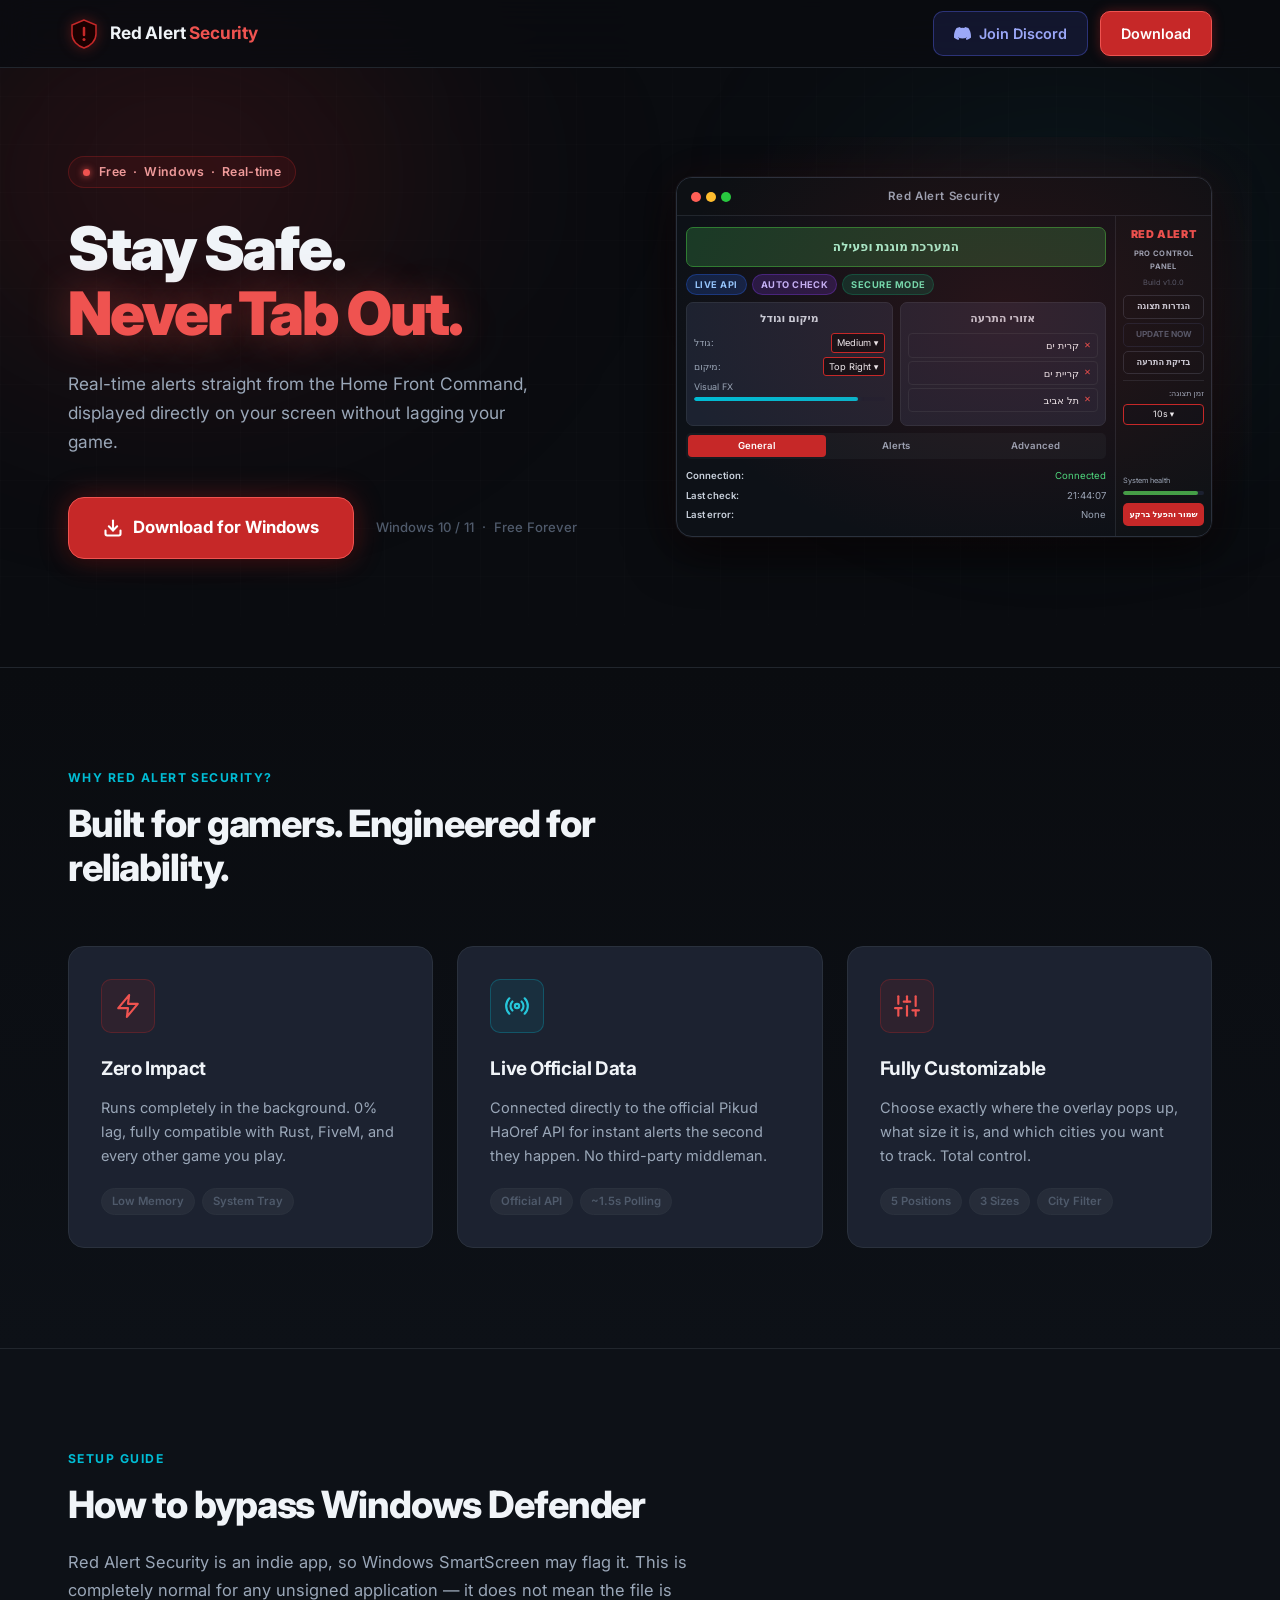
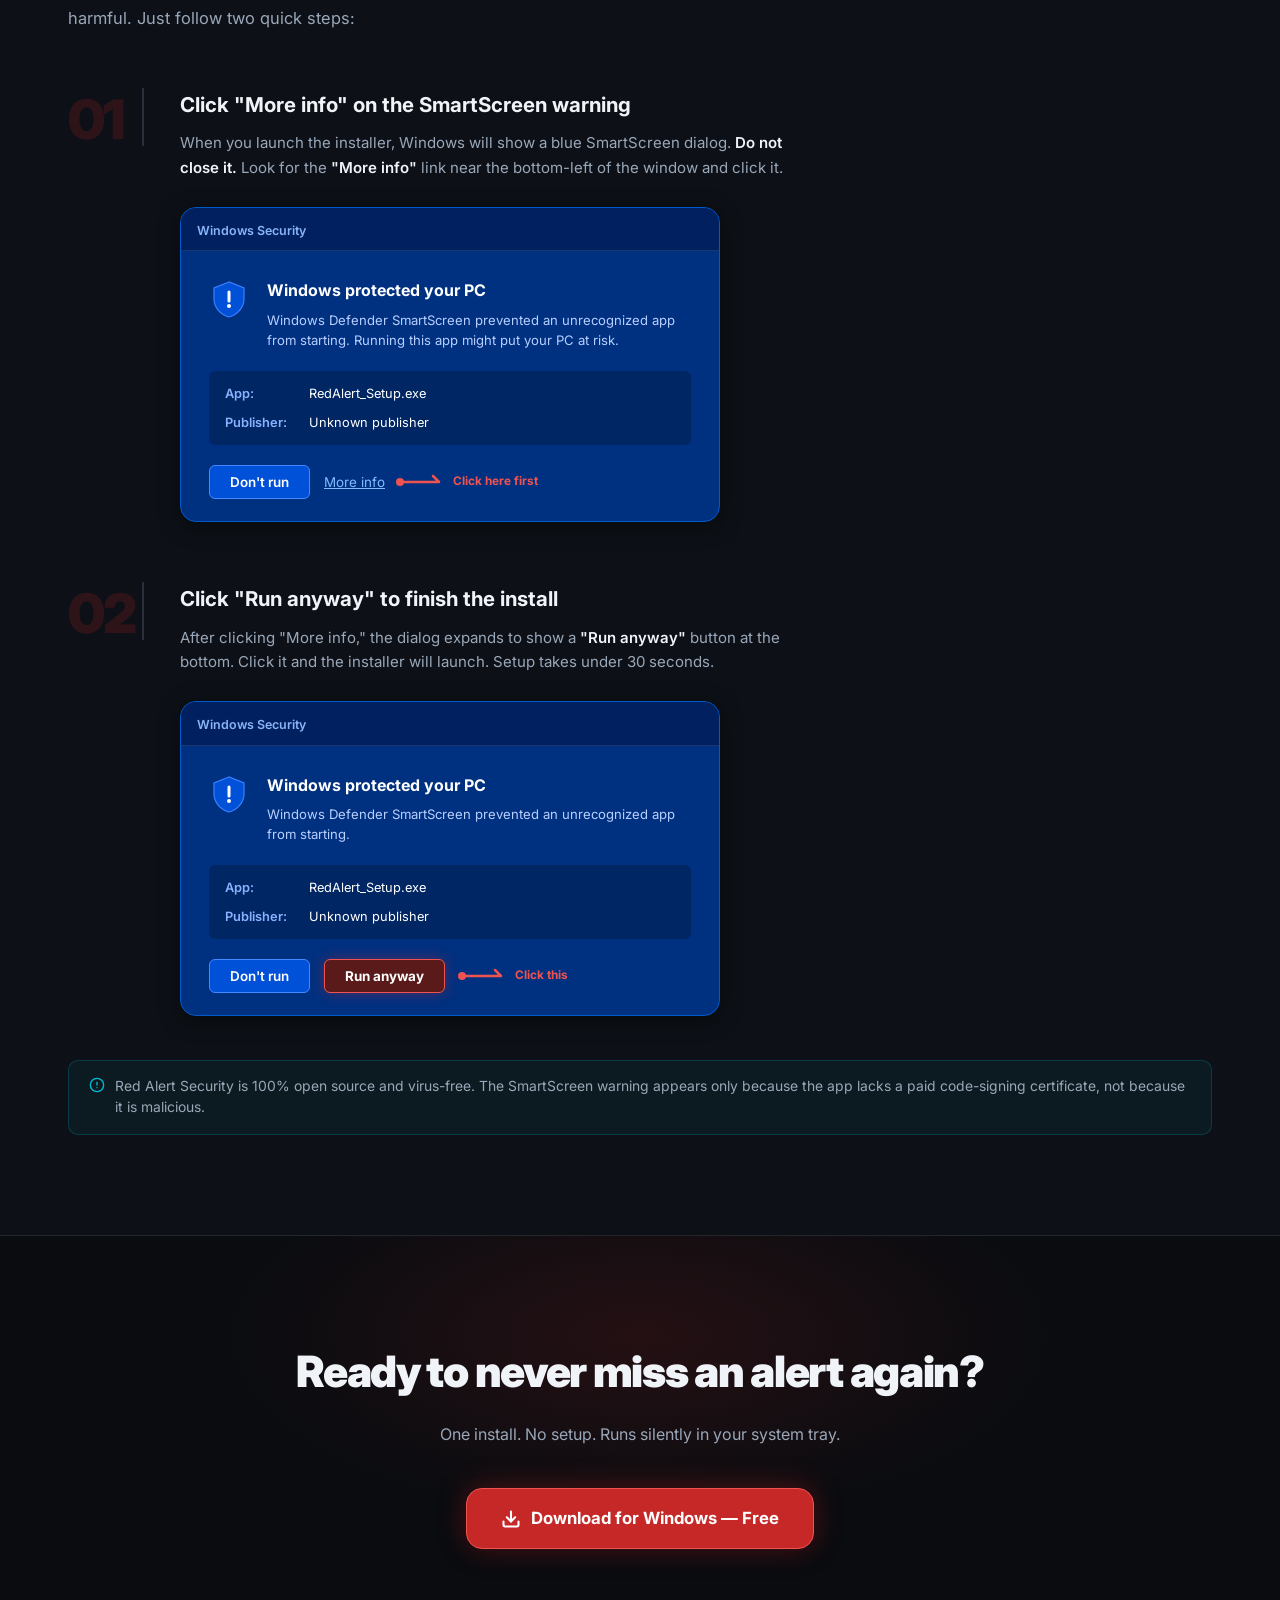
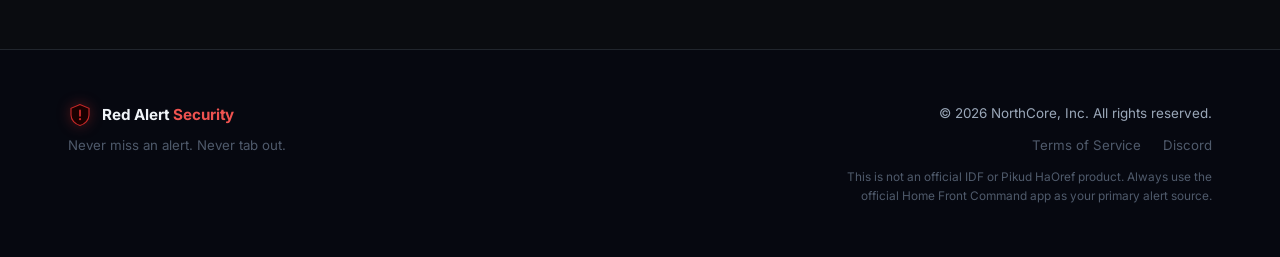
<file: index.html>
<!DOCTYPE html>
<html lang="en">
<head>
  <meta charset="UTF-8" />
  <meta name="viewport" content="width=device-width, initial-scale=1.0" />
  <meta name="description" content="Red Alert Security — Real-time rocket alert overlay for PC gamers. Never miss a siren while wearing headphones." />
  <meta name="theme-color" content="#0a0c10" />
  <title>Red Alert Security — Never Tab Out</title>
  <link rel="stylesheet" href="style.css" />
  <link rel="preconnect" href="https://fonts.googleapis.com" />
  <link rel="preconnect" href="https://fonts.gstatic.com" crossorigin />
  <link href="https://fonts.googleapis.com/css2?family=Inter:wght@400;500;600;700;800;900&display=swap" rel="stylesheet" />
</head>
<body>

  <!-- ═══════════════════════════════════════════ HEADER -->
  <header class="site-header" id="site-header">
    <div class="container header-inner">
      <a href="index.html" class="logo-link">
        <div class="logo-icon">
          <svg width="32" height="32" viewBox="0 0 32 32" fill="none" xmlns="http://www.w3.org/2000/svg" aria-hidden="true">
            <path d="M16 2L4 7V16C4 22.627 9.373 28 16 30C22.627 28 28 22.627 28 16V7L16 2Z" fill="#1a0000" stroke="#c62828" stroke-width="1.5"/>
            <path d="M16 10V17" stroke="#c62828" stroke-width="2.5" stroke-linecap="round"/>
            <circle cx="16" cy="21.5" r="1.5" fill="#c62828"/>
          </svg>
        </div>
        <span class="logo-text">Red Alert <span class="logo-accent">Security</span></span>
      </a>
      <nav class="header-actions" aria-label="Primary navigation">
        <a href="https://discord.gg/" class="btn btn-discord" target="_blank" rel="noopener noreferrer">
          <svg width="17" height="17" viewBox="0 0 24 24" fill="currentColor" aria-hidden="true">
            <path d="M20.317 4.37a19.791 19.791 0 0 0-4.885-1.515.074.074 0 0 0-.079.037c-.21.375-.444.864-.608 1.25a18.27 18.27 0 0 0-5.487 0 12.64 12.64 0 0 0-.617-1.25.077.077 0 0 0-.079-.037A19.736 19.736 0 0 0 3.677 4.37a.07.07 0 0 0-.032.027C.533 9.046-.32 13.58.099 18.057c.001.022.01.043.028.056a19.9 19.9 0 0 0 5.993 3.03.078.078 0 0 0 .084-.028c.462-.63.874-1.295 1.226-1.994a.076.076 0 0 0-.041-.106 13.201 13.201 0 0 1-1.872-.892.077.077 0 0 1-.008-.128 10.2 10.2 0 0 0 .372-.292.074.074 0 0 1 .077-.01c3.928 1.793 8.18 1.793 12.062 0a.074.074 0 0 1 .078.01c.12.098.246.198.373.292a.077.077 0 0 1-.006.127 12.299 12.299 0 0 1-1.873.892.077.077 0 0 0-.041.107c.36.698.772 1.362 1.225 1.993a.076.076 0 0 0 .084.028 19.839 19.839 0 0 0 6.002-3.03.077.077 0 0 0 .032-.054c.5-5.177-.838-9.674-3.549-13.66a.061.061 0 0 0-.031-.03z"/>
          </svg>
          Join Discord
        </a>
        <a href="https://keen-alpaca-1c07ce.netlify.app/RedAlert_Setup.exe" download class="btn btn-download-header">Download</a>
      </nav>
    </div>
  </header>

  <main>

    <!-- ═══════════════════════════════════════════ HERO -->
    <section class="hero">
      <div class="hero-glow hero-glow-red" aria-hidden="true"></div>
      <div class="hero-glow hero-glow-cyan" aria-hidden="true"></div>
      <div class="hero-grid" aria-hidden="true"></div>

      <div class="container hero-inner">

        <!-- Left: Copy -->
        <div class="hero-copy">
          <div class="hero-badge">
            <span class="badge-pulse" aria-hidden="true"></span>
            Free &nbsp;·&nbsp; Windows &nbsp;·&nbsp; Real-time
          </div>

          <h1 class="hero-title">
            Stay Safe.<br>
            <span class="hero-title-red">Never Tab Out.</span>
          </h1>

          <p class="hero-subtitle">
            Real-time alerts straight from the Home Front Command, displayed directly on your screen without lagging your game.
          </p>

          <div class="hero-cta-row">
            <a href="https://keen-alpaca-1c07ce.netlify.app/RedAlert_Setup.exe" download class="btn btn-hero-download">
              <svg width="20" height="20" viewBox="0 0 24 24" fill="none" stroke="currentColor" stroke-width="2.5" stroke-linecap="round" stroke-linejoin="round" aria-hidden="true">
                <path d="M21 15v4a2 2 0 0 1-2 2H5a2 2 0 0 1-2-2v-4"/>
                <polyline points="7 10 12 15 17 10"/>
                <line x1="12" y1="15" x2="12" y2="3"/>
              </svg>
              Download for Windows
            </a>
            <span class="hero-note">Windows 10 / 11 &nbsp;·&nbsp; Free Forever</span>
          </div>
        </div>

        <!-- Right: App Mockup -->
        <div class="hero-mockup-wrap" aria-label="App preview" role="img">
          <div class="mockup-halo" aria-hidden="true"></div>
          <div class="app-mockup">

            <!-- Title bar -->
            <div class="mockup-titlebar">
              <div class="tb-dots" aria-hidden="true">
                <span class="tb-dot td-red"></span>
                <span class="tb-dot td-yellow"></span>
                <span class="tb-dot td-green"></span>
              </div>
              <span class="tb-title">Red Alert Security</span>
              <span class="tb-spacer"></span>
            </div>

            <!-- Window body: content + sidebar -->
            <div class="mockup-window">

              <!-- Content area (left) -->
              <div class="mockup-content">
                <!-- Green status banner -->
                <div class="m-banner">המערכת מוגנת ופעילה</div>

                <!-- Status chips -->
                <div class="m-chips">
                  <span class="m-chip mc-blue">LIVE API</span>
                  <span class="m-chip mc-purple">AUTO CHECK</span>
                  <span class="m-chip mc-green">SECURE MODE</span>
                </div>

                <!-- Two setting boxes -->
                <div class="m-boxes">
                  <div class="m-box">
                    <div class="m-box-title">מיקום וגודל</div>
                    <div class="m-field"><span class="m-label">גודל:</span><span class="m-select">Medium ▾</span></div>
                    <div class="m-field"><span class="m-label">מיקום:</span><span class="m-select">Top Right ▾</span></div>
                    <div class="m-bar-label">Visual FX</div>
                    <div class="m-bar"><div class="m-bar-fill cyan" style="width:86%"></div></div>
                  </div>
                  <div class="m-box">
                    <div class="m-box-title">אזורי התרעה</div>
                    <div class="m-city"><span class="m-city-x">✕</span>קרית ים</div>
                    <div class="m-city"><span class="m-city-x">✕</span>קריית ים</div>
                    <div class="m-city"><span class="m-city-x">✕</span>תל אביב</div>
                  </div>
                </div>

                <!-- Tab bar -->
                <div class="m-tabs">
                  <span class="m-tab active">General</span>
                  <span class="m-tab">Alerts</span>
                  <span class="m-tab">Advanced</span>
                </div>
                <div class="m-tab-body">
                  <div class="m-stat"><span class="m-stat-key">Connection:</span><span class="m-stat-val green">Connected</span></div>
                  <div class="m-stat"><span class="m-stat-key">Last check:</span><span class="m-stat-val">21:44:07</span></div>
                  <div class="m-stat"><span class="m-stat-key">Last error:</span><span class="m-stat-val">None</span></div>
                </div>
              </div>

              <!-- Sidebar (right) -->
              <div class="mockup-sidebar">
                <div class="ms-title">RED ALERT</div>
                <div class="ms-sub">PRO CONTROL PANEL</div>
                <div class="ms-ver">Build v1.0.0</div>
                <div class="ms-btn">הגדרות תצוגה</div>
                <div class="ms-btn ms-btn-dim">UPDATE NOW</div>
                <div class="ms-btn">בדיקת התרעה</div>
                <hr class="ms-hr" />
                <div class="ms-label">זמן תצוגה:</div>
                <div class="ms-dropdown">10s ▾</div>
                <div class="ms-spacer"></div>
                <div class="ms-health-label">System health</div>
                <div class="ms-bar"><div class="ms-bar-fill" style="width:92%"></div></div>
                <div class="ms-save">שמור והפעל ברקע</div>
              </div>

            </div><!-- /mockup-window -->
          </div><!-- /app-mockup -->
        </div><!-- /hero-mockup-wrap -->

      </div><!-- /hero-inner -->
    </section>

    <!-- ═══════════════════════════════════════════ FEATURES -->
    <section class="features" id="features">
      <div class="container">
        <p class="section-eyebrow">Why Red Alert Security?</p>
        <h2 class="section-heading">Built for gamers. Engineered for reliability.</h2>

        <div class="features-grid">

          <!-- Card 1 -->
          <div class="feature-card">
            <div class="feature-icon fi-red">
              <svg width="26" height="26" viewBox="0 0 24 24" fill="none" stroke="currentColor" stroke-width="2" stroke-linecap="round" stroke-linejoin="round" aria-hidden="true">
                <polygon points="13 2 3 14 12 14 11 22 21 10 12 10 13 2"/>
              </svg>
            </div>
            <h3 class="feature-title">Zero Impact</h3>
            <p class="feature-desc">Runs completely in the background. 0% lag, fully compatible with Rust, FiveM, and every other game you play.</p>
            <div class="feature-tags">
              <span class="f-tag">Low Memory</span>
              <span class="f-tag">System Tray</span>
            </div>
          </div>

          <!-- Card 2 -->
          <div class="feature-card">
            <div class="feature-icon fi-cyan">
              <svg width="26" height="26" viewBox="0 0 24 24" fill="none" stroke="currentColor" stroke-width="2" stroke-linecap="round" stroke-linejoin="round" aria-hidden="true">
                <path d="M16.24 7.76a6 6 0 0 1 0 8.49m-8.48-.01a6 6 0 0 1 0-8.49m11.31-2.82a10 10 0 0 1 0 14.14m-14.14 0a10 10 0 0 1 0-14.14"/>
                <circle cx="12" cy="12" r="2"/>
              </svg>
            </div>
            <h3 class="feature-title">Live Official Data</h3>
            <p class="feature-desc">Connected directly to the official Pikud HaOref API for instant alerts the second they happen. No third-party middleman.</p>
            <div class="feature-tags">
              <span class="f-tag">Official API</span>
              <span class="f-tag">~1.5s Polling</span>
            </div>
          </div>

          <!-- Card 3 -->
          <div class="feature-card">
            <div class="feature-icon fi-red">
              <svg width="26" height="26" viewBox="0 0 24 24" fill="none" stroke="currentColor" stroke-width="2" stroke-linecap="round" stroke-linejoin="round" aria-hidden="true">
                <line x1="4" y1="21" x2="4" y2="14"/><line x1="4" y1="10" x2="4" y2="3"/>
                <line x1="12" y1="21" x2="12" y2="12"/><line x1="12" y1="8" x2="12" y2="3"/>
                <line x1="20" y1="21" x2="20" y2="16"/><line x1="20" y1="12" x2="20" y2="3"/>
                <line x1="1" y1="14" x2="7" y2="14"/><line x1="9" y1="8" x2="15" y2="8"/>
                <line x1="17" y1="16" x2="23" y2="16"/>
              </svg>
            </div>
            <h3 class="feature-title">Fully Customizable</h3>
            <p class="feature-desc">Choose exactly where the overlay pops up, what size it is, and which cities you want to track. Total control.</p>
            <div class="feature-tags">
              <span class="f-tag">5 Positions</span>
              <span class="f-tag">3 Sizes</span>
              <span class="f-tag">City Filter</span>
            </div>
          </div>

        </div>
      </div>
    </section>

    <!-- ═══════════════════════════════════════════ HOW TO INSTALL -->
    <section class="install-section" id="install">
      <div class="container">
        <p class="section-eyebrow">Setup Guide</p>
        <h2 class="section-heading">How to bypass Windows Defender</h2>
        <p class="section-subheading">
          Red Alert Security is an indie app, so Windows SmartScreen may flag it. This is completely normal for any unsigned application — it does not mean the file is harmful. Just follow two quick steps:
        </p>

        <div class="install-steps">

          <!-- Step 1 -->
          <div class="install-step">
            <div class="step-num" aria-hidden="true">01</div>
            <div class="step-body">
              <h3 class="step-title">Click "More info" on the SmartScreen warning</h3>
              <p class="step-desc">
                When you launch the installer, Windows will show a blue SmartScreen dialog. <strong>Do not close it.</strong>
                Look for the <strong>"More info"</strong> link near the bottom-left of the window and click it.
              </p>

              <!-- Windows SmartScreen mockup — Step 1 -->
              <div class="ss-window" aria-label="Windows SmartScreen dialog mockup">
                <div class="ss-chrome">
                  <span class="ss-chrome-title">Windows Security</span>
                </div>
                <div class="ss-body">
                  <div class="ss-header-row">
                    <div class="ss-shield" aria-hidden="true">
                      <svg width="40" height="40" viewBox="0 0 40 40" fill="none">
                        <path d="M20 3L5 9V20C5 28.28 11.7 35.97 20 38C28.3 35.97 35 28.28 35 20V9L20 3Z" fill="#0050d8" stroke="#3a80ff" stroke-width="1.2"/>
                        <path d="M20 13V22" stroke="white" stroke-width="3" stroke-linecap="round"/>
                        <circle cx="20" cy="27" r="2" fill="white"/>
                      </svg>
                    </div>
                    <div>
                      <p class="ss-main-title">Windows protected your PC</p>
                      <p class="ss-main-body">Windows Defender SmartScreen prevented an unrecognized app from starting. Running this app might put your PC at risk.</p>
                    </div>
                  </div>
                  <div class="ss-fields">
                    <div class="ss-field"><span class="ssf-key">App:</span><span class="ssf-val">RedAlert_Setup.exe</span></div>
                    <div class="ss-field"><span class="ssf-key">Publisher:</span><span class="ssf-val">Unknown publisher</span></div>
                  </div>
                  <div class="ss-action-row">
                    <button class="ss-btn-dont" tabindex="-1">Don't run</button>
                    <div class="ss-more-info-wrap">
                      <span class="ss-more-info">More info</span>
                      <div class="ss-annotation">
                        <svg width="52" height="20" viewBox="0 0 52 20" fill="none" aria-hidden="true">
                          <circle cx="5" cy="10" r="4" fill="#ef5350"/>
                          <path d="M9 10 H44 L38 4" stroke="#ef5350" stroke-width="2.5" fill="none" stroke-linecap="round" stroke-linejoin="round"/>
                        </svg>
                        <span class="ss-ann-label">Click here first</span>
                      </div>
                    </div>
                  </div>
                </div>
              </div><!-- /ss-window -->
            </div>
          </div>

          <!-- Step 2 -->
          <div class="install-step">
            <div class="step-num" aria-hidden="true">02</div>
            <div class="step-body">
              <h3 class="step-title">Click "Run anyway" to finish the install</h3>
              <p class="step-desc">
                After clicking "More info," the dialog expands to show a <strong>"Run anyway"</strong> button at the bottom.
                Click it and the installer will launch. Setup takes under 30 seconds.
              </p>

              <!-- Windows SmartScreen mockup — Step 2 -->
              <div class="ss-window" aria-label="Windows SmartScreen dialog after clicking More info">
                <div class="ss-chrome">
                  <span class="ss-chrome-title">Windows Security</span>
                </div>
                <div class="ss-body">
                  <div class="ss-header-row">
                    <div class="ss-shield" aria-hidden="true">
                      <svg width="40" height="40" viewBox="0 0 40 40" fill="none">
                        <path d="M20 3L5 9V20C5 28.28 11.7 35.97 20 38C28.3 35.97 35 28.28 35 20V9L20 3Z" fill="#0050d8" stroke="#3a80ff" stroke-width="1.2"/>
                        <path d="M20 13V22" stroke="white" stroke-width="3" stroke-linecap="round"/>
                        <circle cx="20" cy="27" r="2" fill="white"/>
                      </svg>
                    </div>
                    <div>
                      <p class="ss-main-title">Windows protected your PC</p>
                      <p class="ss-main-body">Windows Defender SmartScreen prevented an unrecognized app from starting.</p>
                    </div>
                  </div>
                  <div class="ss-fields">
                    <div class="ss-field"><span class="ssf-key">App:</span><span class="ssf-val">RedAlert_Setup.exe</span></div>
                    <div class="ss-field"><span class="ssf-key">Publisher:</span><span class="ssf-val">Unknown publisher</span></div>
                  </div>
                  <div class="ss-action-row">
                    <button class="ss-btn-dont" tabindex="-1">Don't run</button>
                    <div class="ss-run-wrap">
                      <button class="ss-btn-run" tabindex="-1">Run anyway</button>
                      <div class="ss-annotation">
                        <svg width="52" height="20" viewBox="0 0 52 20" fill="none" aria-hidden="true">
                          <circle cx="5" cy="10" r="4" fill="#ef5350"/>
                          <path d="M9 10 H44 L38 4" stroke="#ef5350" stroke-width="2.5" fill="none" stroke-linecap="round" stroke-linejoin="round"/>
                        </svg>
                        <span class="ss-ann-label">Click this</span>
                      </div>
                    </div>
                  </div>
                </div>
              </div><!-- /ss-window -->
            </div>
          </div>

        </div><!-- /install-steps -->

        <div class="install-notice">
          <svg width="16" height="16" viewBox="0 0 24 24" fill="none" stroke="currentColor" stroke-width="2" stroke-linecap="round" stroke-linejoin="round" aria-hidden="true">
            <circle cx="12" cy="12" r="10"/>
            <line x1="12" y1="8" x2="12" y2="12"/>
            <line x1="12" y1="16" x2="12.01" y2="16"/>
          </svg>
          Red Alert Security is 100% open source and virus-free. The SmartScreen warning appears only because the app lacks a paid code-signing certificate, not because it is malicious.
        </div>

      </div>
    </section>

    <!-- ═══════════════════════════════════════════ CTA BANNER -->
    <section class="cta-section">
      <div class="cta-glow" aria-hidden="true"></div>
      <div class="container cta-inner">
        <h2 class="cta-title">Ready to never miss an alert again?</h2>
        <p class="cta-sub">One install. No setup. Runs silently in your system tray.</p>
        <a href="https://keen-alpaca-1c07ce.netlify.app/RedAlert_Setup.exe" download class="btn btn-hero-download">
          <svg width="20" height="20" viewBox="0 0 24 24" fill="none" stroke="currentColor" stroke-width="2.5" stroke-linecap="round" stroke-linejoin="round" aria-hidden="true">
            <path d="M21 15v4a2 2 0 0 1-2 2H5a2 2 0 0 1-2-2v-4"/>
            <polyline points="7 10 12 15 17 10"/>
            <line x1="12" y1="15" x2="12" y2="3"/>
          </svg>
          Download for Windows — Free
        </a>
      </div>
    </section>

  </main>

  <!-- ═══════════════════════════════════════════ FOOTER -->
  <footer class="site-footer">
    <div class="container footer-inner">
      <div class="footer-left">
        <a href="index.html" class="logo-link">
          <div class="logo-icon">
            <svg width="24" height="24" viewBox="0 0 32 32" fill="none" aria-hidden="true">
              <path d="M16 2L4 7V16C4 22.627 9.373 28 16 30C22.627 28 28 22.627 28 16V7L16 2Z" fill="#1a0000" stroke="#c62828" stroke-width="1.5"/>
              <path d="M16 10V17" stroke="#c62828" stroke-width="2.5" stroke-linecap="round"/>
              <circle cx="16" cy="21.5" r="1.5" fill="#c62828"/>
            </svg>
          </div>
          <span class="logo-text" style="font-size:0.95rem">Red Alert <span class="logo-accent">Security</span></span>
        </a>
        <p class="footer-tagline">Never miss an alert. Never tab out.</p>
      </div>
      <div class="footer-right">
        <p class="footer-copy">© 2026 NorthCore, Inc. All rights reserved.</p>
        <div class="footer-links">
          <a href="tos.html" class="footer-link">Terms of Service</a>
          <a href="https://discord.gg/" class="footer-link" target="_blank" rel="noopener noreferrer">Discord</a>
        </div>
        <p class="footer-disclaimer">This is not an official IDF or Pikud HaOref product. Always use the official Home Front Command app as your primary alert source.</p>
      </div>
    </div>
  </footer>

  <script src="script.js"></script>
</body>
</html>
</file>
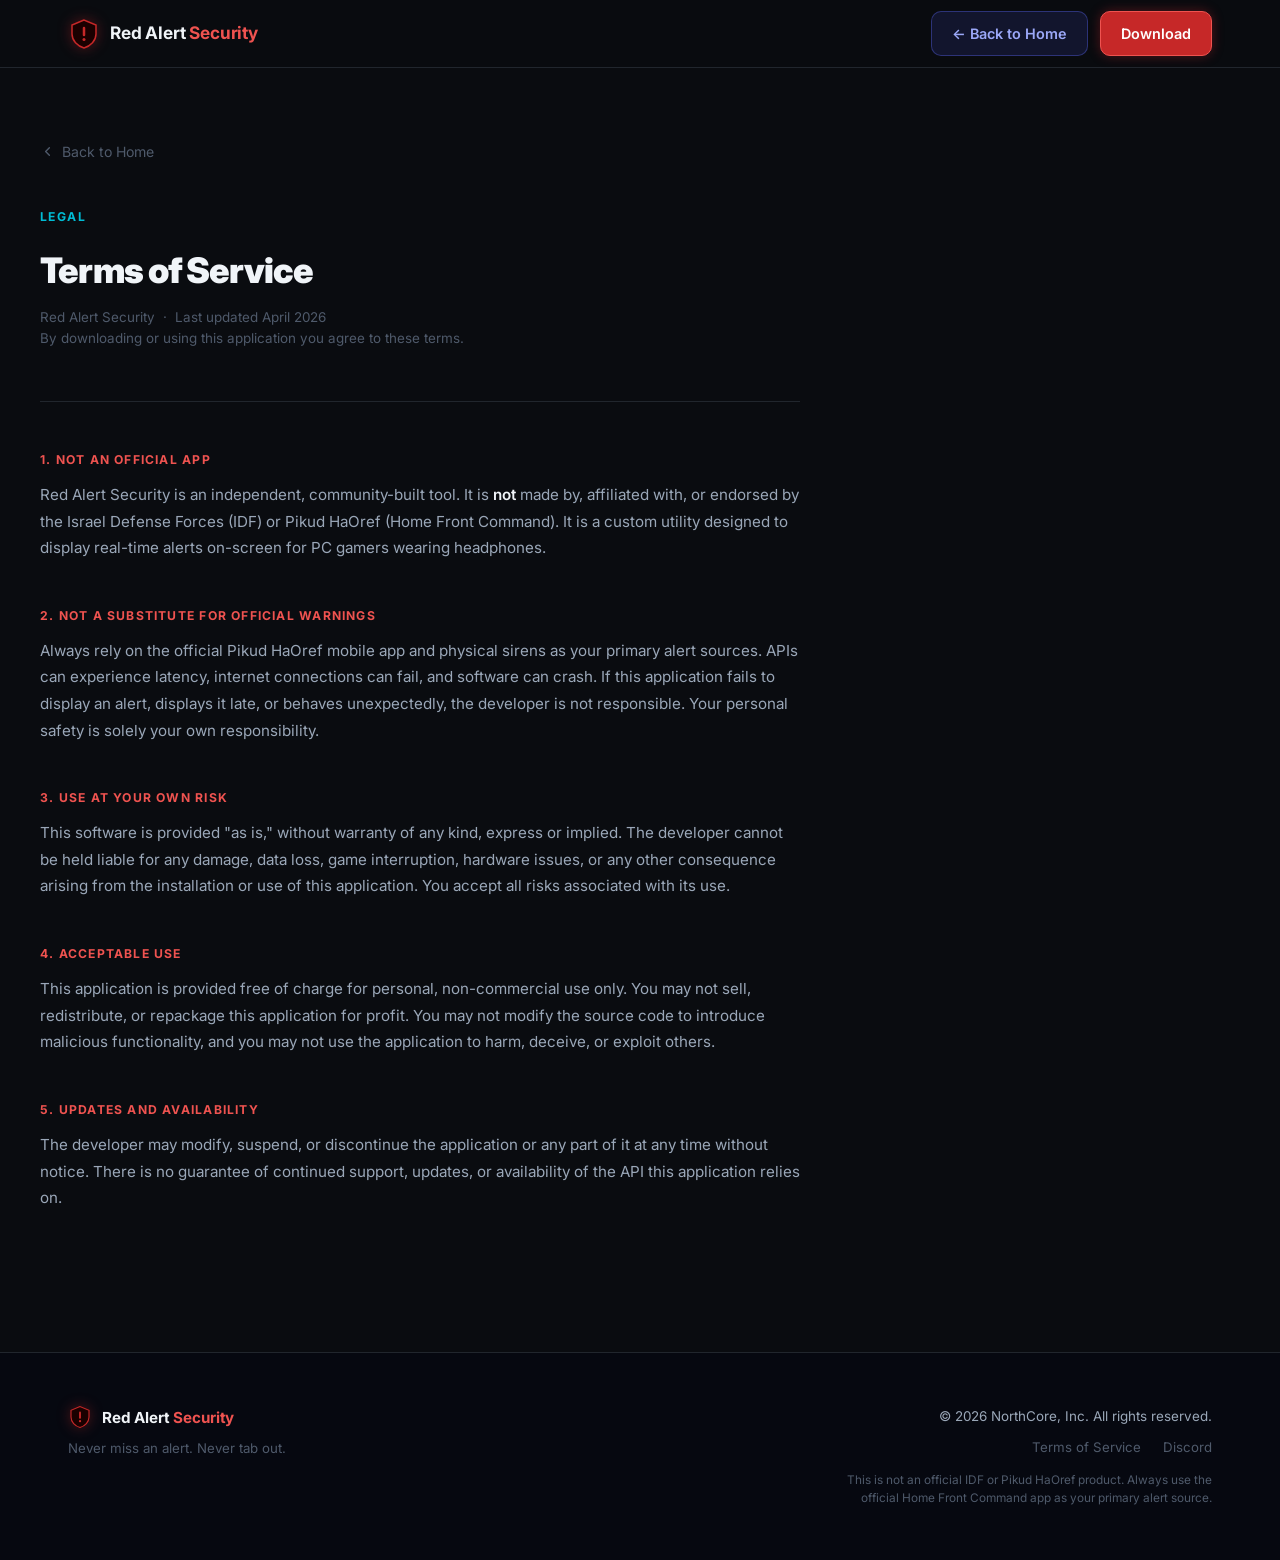
<file: tos.html>
<!DOCTYPE html>
<html lang="en">
<head>
  <meta charset="UTF-8" />
  <meta name="viewport" content="width=device-width, initial-scale=1.0" />
  <title>Terms of Service — Red Alert Security</title>
  <link rel="stylesheet" href="style.css" />
  <link rel="preconnect" href="https://fonts.googleapis.com" />
  <link rel="preconnect" href="https://fonts.gstatic.com" crossorigin />
  <link href="https://fonts.googleapis.com/css2?family=Inter:wght@400;500;600;700;800;900&display=swap" rel="stylesheet" />
  <style>
    .tos-page    { padding: calc(var(--header-h) + 72px) 0 96px; }
    .tos-back    { display: inline-flex; align-items: center; gap: 7px; font-size: 0.88rem; color: var(--text-dim); margin-bottom: 44px; transition: color 0.15s; }
    .tos-back:hover { color: var(--text-muted); }
    .tos-label   { font-size: 0.76rem; font-weight: 700; letter-spacing: 0.12em; text-transform: uppercase; color: var(--cyan); margin-bottom: 14px; }
    .tos-title   { font-size: 2.2rem; font-weight: 900; letter-spacing: -0.03em; color: var(--text); margin-bottom: 8px; }
    .tos-meta    { font-size: 0.84rem; color: var(--text-dim); margin-bottom: 52px; line-height: 1.55; }
    .tos-divider { border: none; border-top: 1px solid var(--border); margin-bottom: 48px; }
    .tos-body    { max-width: 760px; }
    .tos-section { margin-bottom: 44px; }
    .tos-section h2 {
      font-size: 0.76rem;
      font-weight: 700;
      letter-spacing: 0.1em;
      text-transform: uppercase;
      color: var(--red-bright);
      margin-bottom: 12px;
    }
    .tos-section p {
      font-size: 0.95rem;
      color: var(--text-muted);
      line-height: 1.75;
    }
  </style>
</head>
<body>

  <!-- Header -->
  <header class="site-header" id="site-header">
    <div class="container header-inner">
      <a href="index.html" class="logo-link">
        <div class="logo-icon">
          <svg width="32" height="32" viewBox="0 0 32 32" fill="none" aria-hidden="true">
            <path d="M16 2L4 7V16C4 22.627 9.373 28 16 30C22.627 28 28 22.627 28 16V7L16 2Z" fill="#1a0000" stroke="#c62828" stroke-width="1.5"/>
            <path d="M16 10V17" stroke="#c62828" stroke-width="2.5" stroke-linecap="round"/>
            <circle cx="16" cy="21.5" r="1.5" fill="#c62828"/>
          </svg>
        </div>
        <span class="logo-text">Red Alert <span class="logo-accent">Security</span></span>
      </a>
      <nav class="header-actions">
        <a href="index.html" class="btn btn-discord">← Back to Home</a>
        <a href="https://keen-alpaca-1c07ce.netlify.app/RedAlert_Setup.exe" download class="btn btn-download-header">Download</a>
      </nav>
    </div>
  </header>

  <main>
    <div class="container tos-page">
      <div class="tos-body">

        <a href="index.html" class="tos-back">
          <svg width="15" height="15" viewBox="0 0 24 24" fill="none" stroke="currentColor" stroke-width="2.2" stroke-linecap="round" stroke-linejoin="round" aria-hidden="true">
            <polyline points="15 18 9 12 15 6"/>
          </svg>
          Back to Home
        </a>

        <p class="tos-label">Legal</p>
        <h1 class="tos-title">Terms of Service</h1>
        <p class="tos-meta">
          Red Alert Security &nbsp;·&nbsp; Last updated April 2026<br>
          By downloading or using this application you agree to these terms.
        </p>

        <hr class="tos-divider" />

        <div class="tos-section">
          <h2>1. Not an official app</h2>
          <p>
            Red Alert Security is an independent, community-built tool. It is <strong>not</strong> made by,
            affiliated with, or endorsed by the Israel Defense Forces (IDF) or Pikud HaOref (Home Front Command).
            It is a custom utility designed to display real-time alerts on-screen for PC gamers wearing headphones.
          </p>
        </div>

        <div class="tos-section">
          <h2>2. Not a substitute for official warnings</h2>
          <p>
            Always rely on the official Pikud HaOref mobile app and physical sirens as your primary alert sources.
            APIs can experience latency, internet connections can fail, and software can crash. If this application
            fails to display an alert, displays it late, or behaves unexpectedly, the developer is not responsible.
            Your personal safety is solely your own responsibility.
          </p>
        </div>

        <div class="tos-section">
          <h2>3. Use at your own risk</h2>
          <p>
            This software is provided "as is," without warranty of any kind, express or implied. The developer
            cannot be held liable for any damage, data loss, game interruption, hardware issues, or any other
            consequence arising from the installation or use of this application. You accept all risks associated
            with its use.
          </p>
        </div>

        <div class="tos-section">
          <h2>4. Acceptable use</h2>
          <p>
            This application is provided free of charge for personal, non-commercial use only. You may not sell,
            redistribute, or repackage this application for profit. You may not modify the source code to introduce
            malicious functionality, and you may not use the application to harm, deceive, or exploit others.
          </p>
        </div>

        <div class="tos-section">
          <h2>5. Updates and availability</h2>
          <p>
            The developer may modify, suspend, or discontinue the application or any part of it at any time
            without notice. There is no guarantee of continued support, updates, or availability of the API
            this application relies on.
          </p>
        </div>

      </div>
    </div>
  </main>

  <!-- Footer -->
  <footer class="site-footer">
    <div class="container footer-inner">
      <div class="footer-left">
        <a href="index.html" class="logo-link">
          <div class="logo-icon">
            <svg width="24" height="24" viewBox="0 0 32 32" fill="none" aria-hidden="true">
              <path d="M16 2L4 7V16C4 22.627 9.373 28 16 30C22.627 28 28 22.627 28 16V7L16 2Z" fill="#1a0000" stroke="#c62828" stroke-width="1.5"/>
              <path d="M16 10V17" stroke="#c62828" stroke-width="2.5" stroke-linecap="round"/>
              <circle cx="16" cy="21.5" r="1.5" fill="#c62828"/>
            </svg>
          </div>
          <span class="logo-text" style="font-size:0.95rem">Red Alert <span class="logo-accent">Security</span></span>
        </a>
        <p class="footer-tagline">Never miss an alert. Never tab out.</p>
      </div>
      <div class="footer-right">
        <p class="footer-copy">© 2026 NorthCore, Inc. All rights reserved.</p>
        <div class="footer-links">
          <a href="tos.html" class="footer-link">Terms of Service</a>
          <a href="https://discord.gg/" class="footer-link" target="_blank" rel="noopener noreferrer">Discord</a>
        </div>
        <p class="footer-disclaimer">This is not an official IDF or Pikud HaOref product. Always use the official Home Front Command app as your primary alert source.</p>
      </div>
    </div>
  </footer>

  <script src="script.js"></script>
</body>
</html>
</file>
<file: style.css>
/* ═══════════════════════════════════════════════════════════
   RED ALERT SECURITY — style.css
   Dark theme: black + dark-gray, glowing red + cyan accents
═══════════════════════════════════════════════════════════ */

/* ── Custom properties ──────────────────────────────────── */
:root {
  /* Background layers */
  --bg:              #0a0c10;
  --bg-alt:          #0d1117;
  --surface:         #161b22;
  --card:            #1c2230;
  --card-hover:      #232d42;

  /* Borders */
  --border:          #21262d;
  --border-subtle:   #2a313d;

  /* Text */
  --text:            #f0f4f8;
  --text-sec:        #c9d1dc;
  --text-muted:      #9aa7b8;
  --text-dim:        #4f5a6b;

  /* Red accent (matches app) */
  --red:             #c62828;
  --red-bright:      #ef5350;
  --red-hover:       #e53935;
  --red-glow:        rgba(198, 40, 40, 0.38);
  --red-glow-soft:   rgba(198, 40, 40, 0.12);

  /* Cyan accent (matches app) */
  --cyan:            #00bcd4;
  --cyan-bright:     #26c6da;
  --cyan-glow:       rgba(0, 188, 212, 0.28);
  --cyan-glow-soft:  rgba(0, 188, 212, 0.08);

  /* State colors */
  --green:           #2e7d32;
  --green-bright:    #43a047;
  --blue-chip:       rgba(37, 99, 235, 0.22);
  --purple-chip:     rgba(124, 58, 237, 0.22);
  --green-chip:      rgba(5, 150, 105, 0.22);

  /* Layout */
  --header-h:        68px;
  --max-w:           1200px;

  /* Type */
  --font:            'Inter', system-ui, -apple-system, sans-serif;

  /* Radii */
  --r-sm:   6px;
  --r:      10px;
  --r-lg:   16px;
  --r-xl:   22px;

  /* Shadows */
  --shadow:    0 4px 20px rgba(0,0,0,0.55);
  --shadow-lg: 0 16px 48px rgba(0,0,0,0.65);
}

/* ── Reset ──────────────────────────────────────────────── */
*, *::before, *::after {
  box-sizing: border-box;
  margin: 0;
  padding: 0;
}

html { scroll-behavior: smooth; }

body {
  font-family: var(--font);
  background: var(--bg);
  color: var(--text);
  line-height: 1.65;
  -webkit-font-smoothing: antialiased;
  overflow-x: hidden;
}

img, svg { display: block; }
a { text-decoration: none; color: inherit; }
strong { font-weight: 600; color: var(--text); }

/* ── Container ──────────────────────────────────────────── */
.container {
  max-width: var(--max-w);
  margin: 0 auto;
  padding: 0 28px;
}

/* ══════════════════════════════════ BUTTONS */

.btn {
  display: inline-flex;
  align-items: center;
  gap: 8px;
  padding: 10px 20px;
  border-radius: var(--r);
  font-family: var(--font);
  font-size: 0.9rem;
  font-weight: 600;
  cursor: pointer;
  border: none;
  white-space: nowrap;
  transition: background-color 0.16s ease, box-shadow 0.16s ease, transform 0.12s ease;
}

.btn:active { transform: scale(0.97); }

.btn-discord {
  background: rgba(88, 101, 242, 0.13);
  border: 1px solid rgba(88, 101, 242, 0.38);
  color: #9ba8f8;
}
.btn-discord:hover {
  background: rgba(88, 101, 242, 0.22);
  border-color: rgba(88, 101, 242, 0.55);
  box-shadow: 0 0 14px rgba(88, 101, 242, 0.22);
}

.btn-download-header {
  background: var(--red);
  color: #fff;
  border: 1px solid var(--red-bright);
  box-shadow: 0 0 12px var(--red-glow);
}
.btn-download-header:hover {
  background: var(--red-hover);
  box-shadow: 0 0 22px var(--red-glow);
}

.btn-hero-download {
  display: inline-flex;
  align-items: center;
  gap: 10px;
  padding: 16px 34px;
  background: var(--red);
  color: #fff;
  font-family: var(--font);
  font-size: 1.05rem;
  font-weight: 700;
  border-radius: var(--r-lg);
  border: 1px solid var(--red-bright);
  box-shadow: 0 0 28px var(--red-glow), 0 4px 18px rgba(0,0,0,0.45);
  cursor: pointer;
  transition: background-color 0.16s, box-shadow 0.16s, transform 0.12s;
}
.btn-hero-download:hover {
  background: var(--red-hover);
  box-shadow: 0 0 42px var(--red-glow), 0 6px 28px rgba(0,0,0,0.5);
  transform: translateY(-2px);
}
.btn-hero-download:active { transform: translateY(0) scale(0.98); }

/* ══════════════════════════════════ HEADER */

.site-header {
  position: fixed;
  inset: 0 0 auto;
  z-index: 200;
  height: var(--header-h);
  background: rgba(10, 12, 16, 0.82);
  backdrop-filter: blur(18px);
  -webkit-backdrop-filter: blur(18px);
  border-bottom: 1px solid var(--border);
  transition: border-color 0.2s, background-color 0.2s;
}
.site-header.scrolled {
  background: rgba(10, 12, 16, 0.97);
  border-bottom-color: var(--border-subtle);
}

.header-inner {
  display: flex;
  align-items: center;
  justify-content: space-between;
  height: 100%;
}

.logo-link {
  display: flex;
  align-items: center;
  gap: 10px;
}
.logo-icon {
  flex-shrink: 0;
  filter: drop-shadow(0 0 7px var(--red-glow));
}
.logo-text {
  font-size: 1.08rem;
  font-weight: 700;
  letter-spacing: -0.01em;
}
.logo-accent { color: var(--red-bright); }

.header-actions {
  display: flex;
  align-items: center;
  gap: 12px;
}

/* ══════════════════════════════════ HERO */

.hero {
  position: relative;
  padding: calc(var(--header-h) + 88px) 0 108px;
  overflow: hidden;
}

/* Atmospheric glow blobs */
.hero-glow {
  position: absolute;
  border-radius: 50%;
  filter: blur(110px);
  pointer-events: none;
}
.hero-glow-red {
  width: 720px;
  height: 520px;
  top: -80px;
  left: -180px;
  background: radial-gradient(ellipse, rgba(198,40,40,0.24) 0%, transparent 68%);
}
.hero-glow-cyan {
  width: 600px;
  height: 420px;
  top: 60px;
  right: -80px;
  background: radial-gradient(ellipse, rgba(0,188,212,0.13) 0%, transparent 68%);
}

/* Subtle tech grid */
.hero-grid {
  position: absolute;
  inset: 0;
  background-image:
    linear-gradient(rgba(255,255,255,0.022) 1px, transparent 1px),
    linear-gradient(90deg, rgba(255,255,255,0.022) 1px, transparent 1px);
  background-size: 48px 48px;
  pointer-events: none;
  mask-image: linear-gradient(to bottom, transparent 0%, rgba(0,0,0,0.5) 15%, rgba(0,0,0,0.5) 85%, transparent 100%);
  -webkit-mask-image: linear-gradient(to bottom, transparent 0%, rgba(0,0,0,0.5) 15%, rgba(0,0,0,0.5) 85%, transparent 100%);
}

.hero-inner {
  position: relative;
  z-index: 1;
  display: grid;
  grid-template-columns: 1fr 1fr;
  gap: 72px;
  align-items: center;
}

/* Badge */
.hero-badge {
  display: inline-flex;
  align-items: center;
  gap: 9px;
  padding: 5px 14px;
  background: rgba(198,40,40,0.09);
  border: 1px solid rgba(198,40,40,0.28);
  border-radius: 100px;
  font-size: 0.77rem;
  font-weight: 600;
  color: #ef9a9a;
  letter-spacing: 0.03em;
  margin-bottom: 28px;
}
.badge-pulse {
  width: 7px;
  height: 7px;
  border-radius: 50%;
  background: var(--red-bright);
  box-shadow: 0 0 7px var(--red-bright);
  animation: dot-pulse 2.2s ease-in-out infinite;
}
@keyframes dot-pulse {
  0%, 100% { opacity: 1; box-shadow: 0 0 7px var(--red-bright); }
  50%       { opacity: 0.55; box-shadow: 0 0 14px var(--red-bright); }
}

/* Heading */
.hero-title {
  font-size: 3.75rem;
  font-weight: 900;
  line-height: 1.07;
  letter-spacing: -0.035em;
  color: var(--text);
  margin-bottom: 24px;
}
.hero-title-red {
  color: var(--red-bright);
  text-shadow: 0 0 40px rgba(239,83,80,0.38);
}

.hero-subtitle {
  font-size: 1.08rem;
  color: var(--text-muted);
  line-height: 1.7;
  max-width: 460px;
  margin-bottom: 40px;
}

.hero-cta-row {
  display: flex;
  align-items: center;
  gap: 22px;
  flex-wrap: wrap;
}
.hero-note {
  font-size: 0.82rem;
  color: var(--text-dim);
  font-weight: 500;
}

/* ─── App Mockup ─────────────────────────────────────── */

.hero-mockup-wrap {
  position: relative;
  display: flex;
  justify-content: center;
}
.mockup-halo {
  position: absolute;
  inset: -40px;
  border-radius: var(--r-xl);
  background: radial-gradient(ellipse at 60% 40%, rgba(198,40,40,0.14) 0%, transparent 65%);
  pointer-events: none;
}

.app-mockup {
  width: 100%;
  max-width: 560px;
  background: var(--bg-alt);
  border-radius: var(--r-lg);
  border: 1px solid var(--border-subtle);
  box-shadow:
    0 0 0 1px rgba(255,255,255,0.03),
    var(--shadow-lg),
    0 0 40px rgba(198,40,40,0.08);
  overflow: hidden;
  user-select: none;
}

/* Titlebar */
.mockup-titlebar {
  display: flex;
  align-items: center;
  gap: 10px;
  padding: 9px 14px;
  background: #0d1014;
  border-bottom: 1px solid var(--border);
}
.tb-dots { display: flex; gap: 5px; }
.tb-dot  { width: 10px; height: 10px; border-radius: 50%; }
.td-red    { background: #ff5f56; }
.td-yellow { background: #ffbd2e; }
.td-green  { background: #27c93f; }
.tb-title {
  flex: 1;
  text-align: center;
  font-size: 0.72rem;
  font-weight: 600;
  color: var(--text-muted);
  letter-spacing: 0.05em;
}
.tb-spacer { width: 40px; } /* balance the dots */

/* Window layout */
.mockup-window {
  display: flex;
  height: 320px;
}

/* Content area */
.mockup-content {
  flex: 1;
  min-width: 0;
  padding: 11px 9px;
  display: flex;
  flex-direction: column;
  gap: 7px;
  font-size: 0.68rem;
  overflow: hidden;
}

.m-banner {
  background: #1a3a26;
  border: 1px solid var(--green);
  border-radius: 7px;
  padding: 9px 8px;
  text-align: center;
  font-weight: 700;
  font-size: 0.75rem;
  color: #a7f3d0;
  direction: rtl;
  letter-spacing: 0.01em;
  flex-shrink: 0;
}

.m-chips { display: flex; gap: 5px; flex-shrink: 0; }
.m-chip {
  padding: 2px 8px;
  border-radius: 100px;
  font-size: 0.58rem;
  font-weight: 700;
  letter-spacing: 0.05em;
}
.mc-blue   { background: var(--blue-chip);   color: #93c5fd; border: 1px solid rgba(37,99,235,0.35); }
.mc-purple { background: var(--purple-chip); color: #c4b5fd; border: 1px solid rgba(124,58,237,0.35); }
.mc-green  { background: var(--green-chip);  color: #6ee7b7; border: 1px solid rgba(5,150,105,0.35); }

.m-boxes { display: flex; gap: 7px; flex: 1; min-height: 0; overflow: hidden; }
.m-box {
  flex: 1;
  background: var(--card);
  border: 1px solid var(--border-subtle);
  border-radius: 7px;
  padding: 7px;
  overflow: hidden;
}
.m-box-title {
  font-weight: 700;
  font-size: 0.68rem;
  color: var(--text-sec);
  margin-bottom: 5px;
  text-align: center;
  direction: rtl;
}

.m-field {
  display: flex;
  justify-content: space-between;
  align-items: center;
  margin-bottom: 4px;
}
.m-label { color: var(--text-muted); font-size: 0.58rem; }
.m-select {
  background: var(--bg-alt);
  border: 1px solid var(--red);
  border-radius: 3px;
  padding: 1px 5px;
  font-size: 0.58rem;
  color: var(--text);
}

.m-bar-label { font-size: 0.56rem; color: var(--text-muted); margin-top: 4px; margin-bottom: 2px; }
.m-bar { height: 4px; background: #1a2030; border-radius: 100px; overflow: hidden; }
.m-bar-fill { height: 100%; border-radius: 100px; }
.m-bar-fill.cyan { background: var(--cyan); box-shadow: 0 0 6px var(--cyan-glow); }

.m-city {
  display: flex;
  align-items: center;
  gap: 5px;
  direction: rtl;
  background: rgba(28,34,48,0.9);
  border: 1px solid var(--border-subtle);
  border-radius: 4px;
  padding: 3px 6px;
  font-size: 0.62rem;
  margin-bottom: 3px;
}
.m-city-x { color: var(--red-bright); font-size: 0.52rem; font-weight: 700; }

.m-tabs {
  display: flex;
  background: rgba(22,27,34,0.9);
  border-radius: 5px;
  padding: 2px;
  gap: 1px;
  flex-shrink: 0;
}
.m-tab {
  flex: 1;
  text-align: center;
  padding: 3px;
  border-radius: 4px;
  font-size: 0.6rem;
  font-weight: 600;
  color: var(--text-muted);
}
.m-tab.active { background: var(--red); color: #fff; }

.m-tab-body { flex-shrink: 0; }
.m-stat {
  display: flex;
  justify-content: space-between;
  padding: 2px 0;
}
.m-stat-key { font-size: 0.6rem; font-weight: 600; color: var(--text-sec); }
.m-stat-val { font-size: 0.6rem; color: var(--text-muted); }
.m-stat-val.green { color: #4ade80; }

/* Sidebar */
.mockup-sidebar {
  width: 96px;
  flex-shrink: 0;
  background: #0f1216;
  border-left: 1px solid var(--border);
  padding: 10px 7px;
  display: flex;
  flex-direction: column;
  gap: 4px;
  overflow: hidden;
  font-size: 0.6rem;
}
.ms-title {
  font-size: 0.68rem;
  font-weight: 900;
  color: var(--red-bright);
  text-align: center;
  letter-spacing: 0.06em;
}
.ms-sub {
  font-size: 0.47rem;
  font-weight: 700;
  color: var(--text-muted);
  text-align: center;
  letter-spacing: 0.04em;
}
.ms-ver {
  font-size: 0.46rem;
  color: var(--text-dim);
  text-align: center;
  margin-bottom: 2px;
}
.ms-btn {
  background: transparent;
  border: 1px solid #2a2f38;
  border-radius: 5px;
  padding: 4px 3px;
  font-size: 0.52rem;
  font-weight: 700;
  color: var(--text-sec);
  text-align: center;
  direction: rtl;
}
.ms-btn-dim { color: var(--text-dim); border-color: #1c2230; }
.ms-hr { border: none; border-top: 1px solid var(--border); margin: 2px 0; }
.ms-label { font-size: 0.5rem; color: var(--text-muted); direction: rtl; text-align: right; }
.ms-dropdown {
  background: var(--bg-alt);
  border: 1px solid var(--red);
  border-radius: 4px;
  padding: 2px 5px;
  font-size: 0.55rem;
  color: var(--text);
  text-align: center;
}
.ms-spacer { flex: 1; }
.ms-health-label { font-size: 0.46rem; color: var(--text-muted); }
.ms-bar { height: 4px; background: #1a2030; border-radius: 100px; overflow: hidden; margin-bottom: 4px; }
.ms-bar-fill { height: 100%; background: var(--green-bright); border-radius: 100px; }
.ms-save {
  background: var(--red);
  border-radius: 5px;
  padding: 5px 3px;
  font-size: 0.5rem;
  font-weight: 700;
  color: #fff;
  text-align: center;
  direction: rtl;
}

/* ══════════════════════════════════ SECTION TYPOGRAHY */

.section-eyebrow {
  font-size: 0.76rem;
  font-weight: 700;
  letter-spacing: 0.12em;
  text-transform: uppercase;
  color: var(--cyan);
  margin-bottom: 14px;
}

.section-heading {
  font-size: 2.35rem;
  font-weight: 800;
  letter-spacing: -0.03em;
  line-height: 1.18;
  color: var(--text);
  margin-bottom: 56px;
  max-width: 620px;
}

.section-subheading {
  font-size: 1.03rem;
  color: var(--text-muted);
  max-width: 640px;
  line-height: 1.7;
  margin-top: -36px;
  margin-bottom: 56px;
}

/* ══════════════════════════════════ FEATURES */

.features {
  padding: 100px 0;
  background: linear-gradient(to bottom, var(--bg), var(--bg-alt));
  border-top: 1px solid var(--border);
}

.features-grid {
  display: grid;
  grid-template-columns: repeat(3, 1fr);
  gap: 24px;
}

.feature-card {
  background: var(--card);
  border: 1px solid var(--border-subtle);
  border-radius: var(--r-lg);
  padding: 32px;
  position: relative;
  overflow: hidden;
  transition: border-color 0.22s, box-shadow 0.22s, transform 0.22s;
}
/* Top accent stripe — appears on hover */
.feature-card::before {
  content: '';
  position: absolute;
  top: 0; left: 0; right: 0;
  height: 2px;
  background: linear-gradient(90deg, transparent, var(--red-bright), transparent);
  opacity: 0;
  transition: opacity 0.22s;
}
.feature-card:hover {
  border-color: rgba(198,40,40,0.36);
  box-shadow: 0 8px 36px rgba(0,0,0,0.45), 0 0 20px var(--red-glow-soft);
  transform: translateY(-4px);
}
.feature-card:hover::before { opacity: 1; }

.feature-icon {
  display: inline-flex;
  align-items: center;
  justify-content: center;
  width: 54px;
  height: 54px;
  border-radius: var(--r);
  margin-bottom: 20px;
}
.fi-red {
  background: rgba(198,40,40,0.11);
  border: 1px solid rgba(198,40,40,0.28);
  color: var(--red-bright);
}
.fi-cyan {
  background: rgba(0,188,212,0.09);
  border: 1px solid rgba(0,188,212,0.28);
  color: var(--cyan-bright);
}

.feature-title {
  font-size: 1.18rem;
  font-weight: 700;
  color: var(--text);
  margin-bottom: 12px;
  letter-spacing: -0.02em;
}
.feature-desc {
  font-size: 0.91rem;
  color: var(--text-muted);
  line-height: 1.65;
  margin-bottom: 20px;
}
.feature-tags { display: flex; gap: 7px; flex-wrap: wrap; }
.f-tag {
  padding: 3px 10px;
  background: rgba(255,255,255,0.045);
  border: 1px solid var(--border-subtle);
  border-radius: 100px;
  font-size: 0.71rem;
  font-weight: 600;
  color: var(--text-dim);
}

/* ══════════════════════════════════ INSTALL SECTION */

.install-section {
  padding: 100px 0;
  background: var(--bg-alt);
  border-top: 1px solid var(--border);
}

.install-steps {
  display: flex;
  flex-direction: column;
  gap: 60px;
  margin-bottom: 44px;
}

.install-step {
  display: grid;
  grid-template-columns: 76px 1fr;
  gap: 36px;
  align-items: start;
}

.step-num {
  font-size: 3.4rem;
  font-weight: 900;
  color: rgba(198,40,40,0.18);
  line-height: 1;
  letter-spacing: -0.04em;
  text-align: right;
  border-right: 2px solid var(--border-subtle);
  padding-right: 20px;
  padding-top: 4px;
}

.step-title {
  font-size: 1.28rem;
  font-weight: 700;
  color: var(--text);
  margin-bottom: 10px;
}
.step-desc {
  font-size: 0.94rem;
  color: var(--text-muted);
  line-height: 1.65;
  margin-bottom: 26px;
  max-width: 640px;
}

/* ─── SmartScreen Mockup ──────────────────────────── */

.ss-window {
  max-width: 540px;
  background: #003080;
  border: 1px solid #005acc;
  border-radius: var(--r-lg);
  overflow: hidden;
  box-shadow: var(--shadow);
}

.ss-chrome {
  background: #002060;
  padding: 8px 16px;
  border-bottom: 1px solid rgba(255,255,255,0.1);
}
.ss-chrome-title {
  font-size: 0.78rem;
  color: #8ab4f8;
  font-weight: 600;
}

.ss-body { padding: 26px 28px 22px; }

.ss-header-row {
  display: flex;
  gap: 18px;
  align-items: flex-start;
  margin-bottom: 20px;
}
.ss-shield { flex-shrink: 0; margin-top: 2px; }

.ss-main-title {
  font-size: 1rem;
  font-weight: 700;
  color: #fff;
  margin-bottom: 6px;
}
.ss-main-body {
  font-size: 0.82rem;
  color: #b8d0ff;
  line-height: 1.55;
}

.ss-fields {
  background: rgba(0,0,0,0.22);
  border-radius: var(--r-sm);
  padding: 12px 16px;
  margin-bottom: 20px;
  display: flex;
  flex-direction: column;
  gap: 8px;
}
.ss-field { display: flex; gap: 12px; align-items: center; }
.ssf-key  { color: #88b2ff; font-weight: 600; font-size: 0.8rem; min-width: 72px; }
.ssf-val  { color: #fff; font-size: 0.8rem; }

.ss-action-row {
  display: flex;
  align-items: center;
  gap: 14px;
  flex-wrap: wrap;
}

.ss-btn-dont {
  padding: 8px 20px;
  background: #0050d8;
  border: 1px solid #4488ff;
  border-radius: var(--r-sm);
  color: #fff;
  font-family: var(--font);
  font-size: 0.84rem;
  font-weight: 600;
  cursor: default;
}

.ss-more-info-wrap {
  display: flex;
  align-items: center;
  gap: 10px;
}
.ss-more-info {
  color: #80bbff;
  font-size: 0.84rem;
  text-decoration: underline;
  cursor: default;
}

.ss-run-wrap {
  display: flex;
  align-items: center;
  gap: 12px;
}
.ss-btn-run {
  padding: 8px 20px;
  background: #5a1a1a;
  border: 1px solid var(--red-bright);
  border-radius: var(--r-sm);
  color: #fff;
  font-family: var(--font);
  font-size: 0.84rem;
  font-weight: 700;
  cursor: default;
  box-shadow: 0 0 14px rgba(198,40,40,0.4);
}

.ss-annotation {
  display: flex;
  align-items: center;
  gap: 6px;
}
.ss-ann-label {
  font-size: 0.74rem;
  font-weight: 700;
  color: var(--red-bright);
  white-space: nowrap;
}

/* Info notice */
.install-notice {
  display: flex;
  align-items: flex-start;
  gap: 10px;
  padding: 15px 20px;
  background: rgba(0,188,212,0.055);
  border: 1px solid rgba(0,188,212,0.2);
  border-radius: var(--r);
  font-size: 0.87rem;
  color: var(--text-muted);
  line-height: 1.55;
}
.install-notice svg {
  flex-shrink: 0;
  color: var(--cyan);
  margin-top: 1px;
}

/* ══════════════════════════════════ CTA BANNER */

.cta-section {
  position: relative;
  padding: 100px 0;
  background: var(--bg);
  border-top: 1px solid var(--border);
  text-align: center;
  overflow: hidden;
}
.cta-glow {
  position: absolute;
  width: 900px;
  height: 400px;
  top: -100px;
  left: 50%;
  transform: translateX(-50%);
  background: radial-gradient(ellipse, rgba(198,40,40,0.14) 0%, transparent 65%);
  pointer-events: none;
}
.cta-inner { position: relative; z-index: 1; }
.cta-title {
  font-size: 2.7rem;
  font-weight: 900;
  letter-spacing: -0.03em;
  color: var(--text);
  margin-bottom: 14px;
}
.cta-sub {
  font-size: 1rem;
  color: var(--text-muted);
  margin-bottom: 40px;
}

/* ══════════════════════════════════ FOOTER */

.site-footer {
  background: #060810;
  border-top: 1px solid var(--border);
  padding: 52px 0;
}
.footer-inner {
  display: flex;
  justify-content: space-between;
  align-items: flex-start;
  gap: 40px;
  flex-wrap: wrap;
}
.footer-tagline {
  font-size: 0.83rem;
  color: var(--text-dim);
  margin-top: 8px;
  max-width: 240px;
}
.footer-right { text-align: right; }
.footer-copy {
  font-size: 0.84rem;
  color: var(--text-muted);
  margin-bottom: 10px;
}
.footer-links {
  display: flex;
  gap: 22px;
  justify-content: flex-end;
  margin-bottom: 12px;
}
.footer-link {
  font-size: 0.83rem;
  color: var(--text-dim);
  transition: color 0.15s;
}
.footer-link:hover { color: var(--text-muted); }
.footer-disclaimer {
  font-size: 0.74rem;
  color: var(--text-dim);
  max-width: 400px;
  line-height: 1.55;
  margin-left: auto;
}

/* ══════════════════════════════════ SCROLL ANIMATIONS */

.fade-up {
  opacity: 0;
  transform: translateY(22px);
  transition: opacity 0.52s ease, transform 0.52s ease;
}
.fade-up.visible {
  opacity: 1;
  transform: translateY(0);
}

/* ══════════════════════════════════ RESPONSIVE */

@media (max-width: 960px) {
  .hero-inner {
    grid-template-columns: 1fr;
    gap: 60px;
  }
  .hero-title { font-size: 2.8rem; }
  .hero-mockup-wrap { justify-content: center; }

  .features-grid {
    grid-template-columns: 1fr;
    max-width: 500px;
  }

  .install-step {
    grid-template-columns: 1fr;
    gap: 16px;
  }
  .step-num {
    font-size: 2rem;
    border-right: none;
    border-bottom: 2px solid var(--border-subtle);
    padding-right: 0;
    padding-bottom: 10px;
    text-align: left;
  }

  .cta-title { font-size: 2rem; }
  .footer-right { text-align: left; }
  .footer-links { justify-content: flex-start; }
  .footer-disclaimer { margin-left: 0; }
}

@media (max-width: 640px) {
  .container { padding: 0 18px; }
  .hero-title { font-size: 2.2rem; }
  .hero-cta-row { flex-direction: column; align-items: flex-start; }
  .btn-hero-download { width: 100%; justify-content: center; }
  .section-heading { font-size: 1.8rem; }
  .cta-title { font-size: 1.7rem; }
  .app-mockup { font-size: 0.58rem; }
  .ss-window { font-size: 0.88rem; }
  .ss-body { padding: 18px 16px 16px; }
}
</file>
